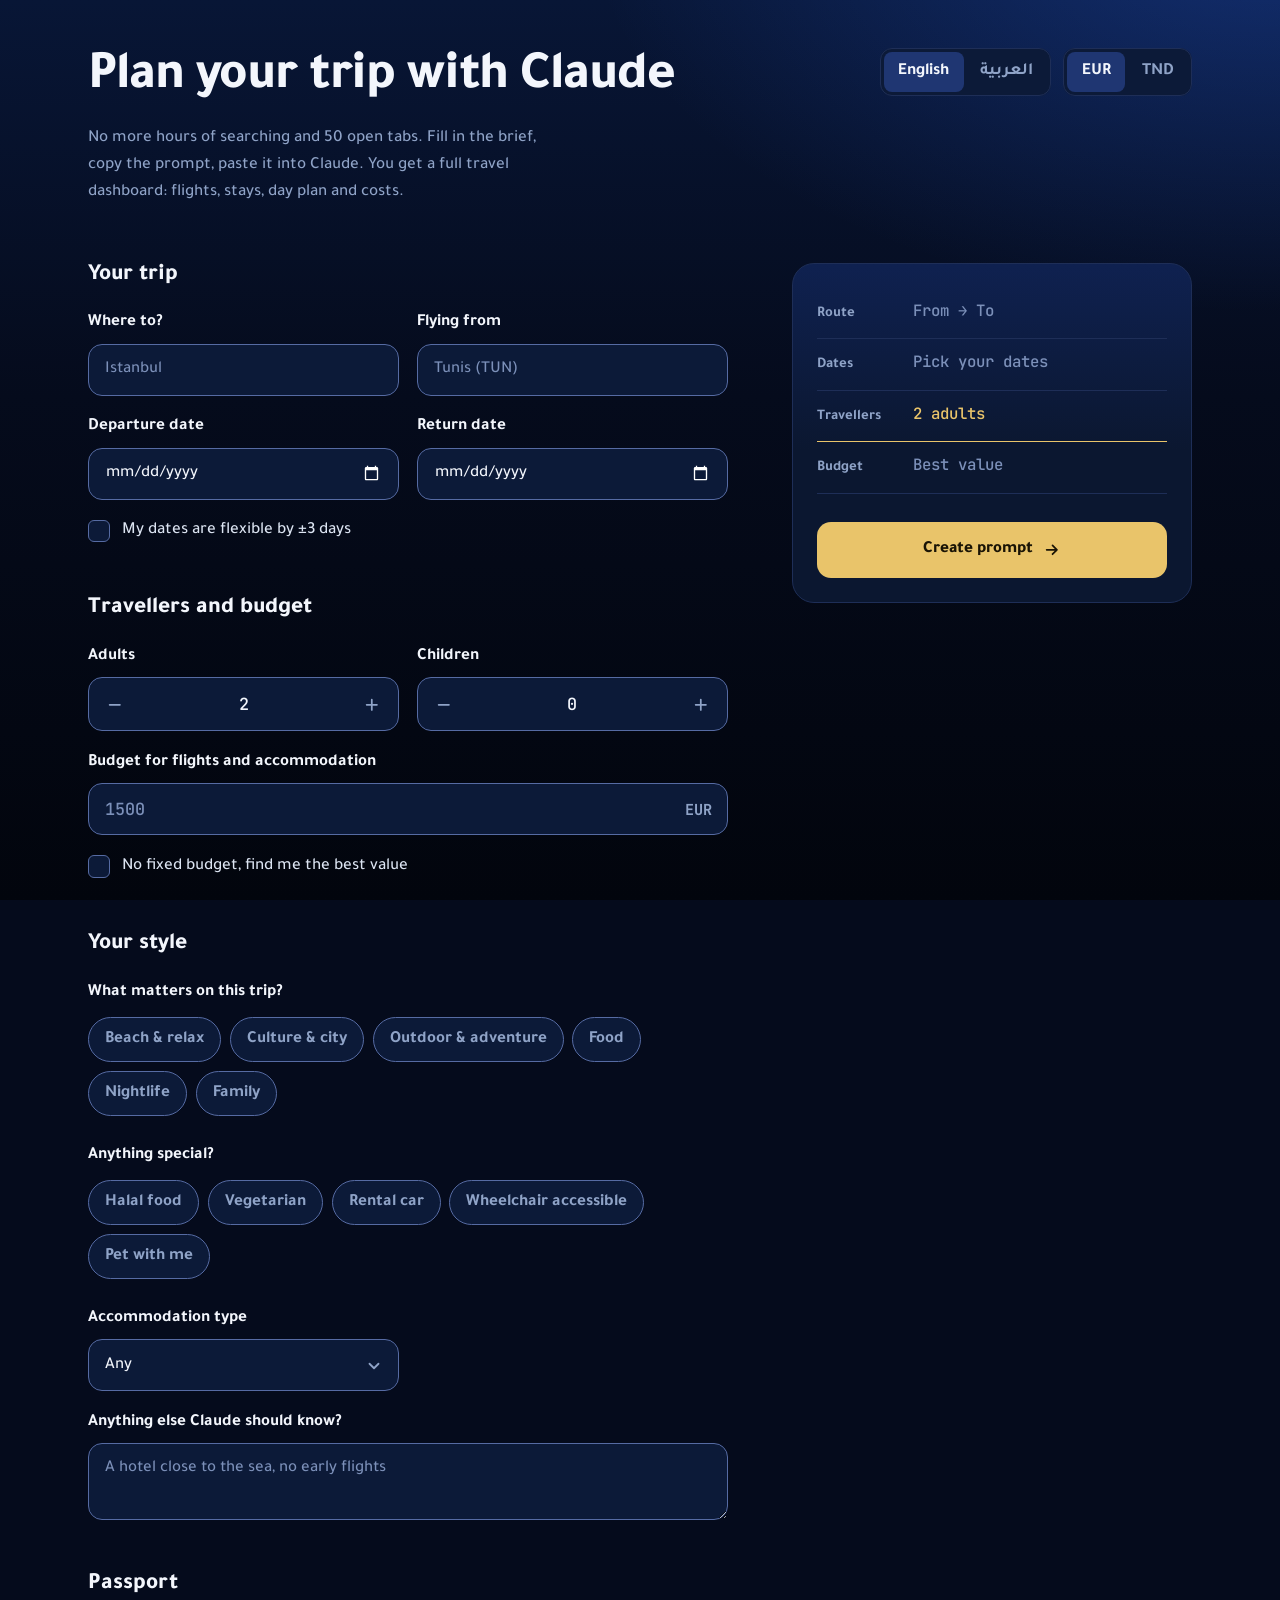
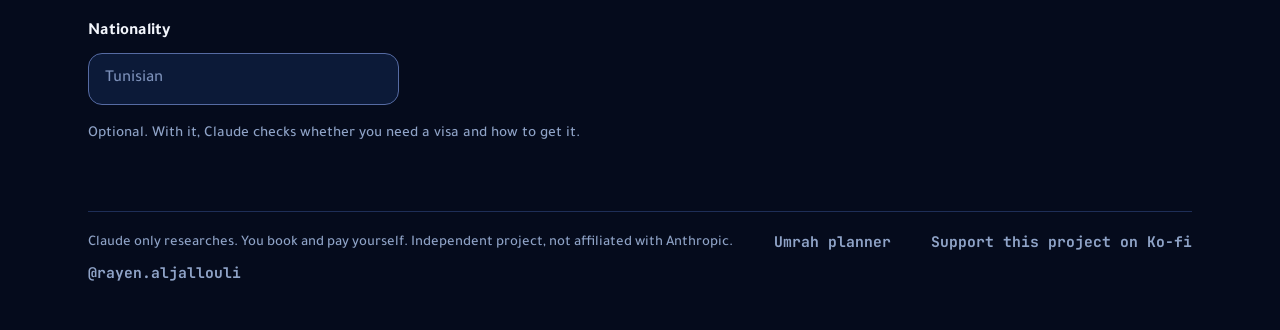
<file: index.html>
<!doctype html>
<html lang="en"><head><meta charset="utf-8"><title>Trip Planner for Claude</title>
<meta http-equiv="refresh" content="0; url=trip.html">
<link rel="canonical" href="trip.html"></head>
<body><a href="trip.html">Trip planner</a> · <a href="umrah.html">Umrah planner</a></body></html>
</file>
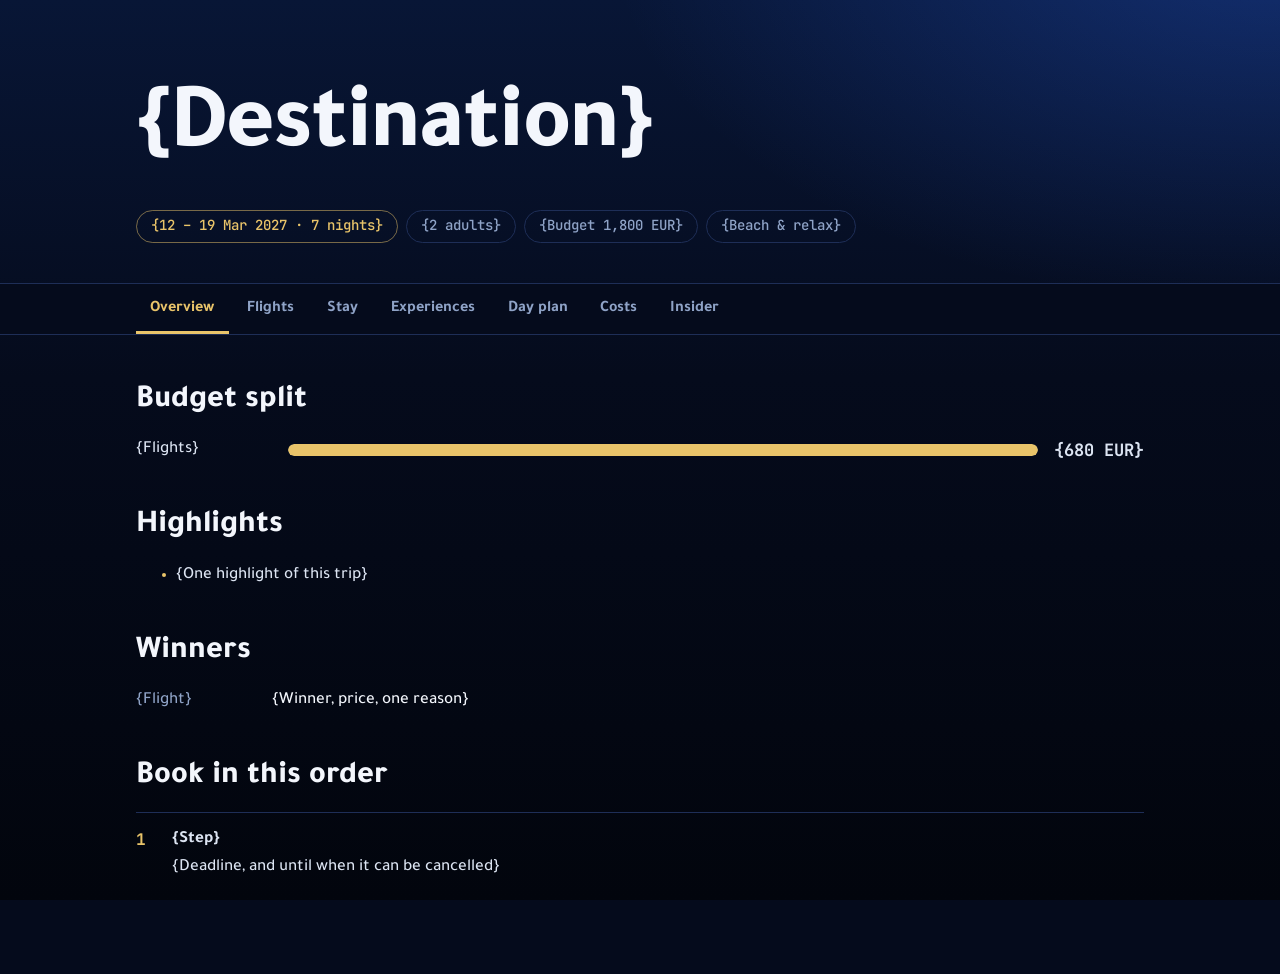
<file: src/dashboard.html>
<!doctype html>
<html lang="en" dir="ltr">
<head>
<meta charset="utf-8">
<meta name="viewport" content="width=device-width, initial-scale=1">
<title>{Destination} trip plan</title>
<link rel="preconnect" href="https://fonts.googleapis.com">
<link rel="preconnect" href="https://fonts.gstatic.com" crossorigin>
<link href="https://fonts.googleapis.com/css2?family=JetBrains+Mono:wght@500;700&family=Tajawal:wght@500;700;800&display=swap" rel="stylesheet">
<style>
:root{--sea:#050B1C;--panel:#0B1730;--field:#0C1A38;--line:#1E2E57;--ink:#F3F6FC;--body:#DCE4F2;--steel:#8FA3C7;--crane:#E9C46A;--on-crane:#1A1405;--flag:#8DB4FF;
--sans:"Tajawal","Segoe UI",Tahoma,sans-serif;--mono:"JetBrains Mono","Tajawal",ui-monospace,monospace;--out:cubic-bezier(.16,1,.3,1)}
*{box-sizing:border-box}
html{color-scheme:dark;scrollbar-color:var(--line) transparent}
body{margin:0;min-height:100vh;color:var(--body);font:500 1.0625rem/1.65 var(--sans);
background-color:#050B1C;background-attachment:fixed;
background-image:radial-gradient(60rem 34rem at 100% -8%,rgba(45,107,255,.3),transparent 70%),linear-gradient(#081636,#050B1C 42%,#02050D)}
[dir=rtl] body{background-image:radial-gradient(60rem 34rem at 0 -8%,rgba(45,107,255,.3),transparent 70%),linear-gradient(#081636,#050B1C 42%,#02050D)}
::selection{background:var(--crane);color:var(--on-crane)}
:focus-visible{outline:2px solid var(--flag);outline-offset:3px;border-radius:6px}
a{color:var(--flag);text-underline-offset:.2em}
h1,h2,h3{color:var(--ink);font-weight:800;line-height:1.15;margin:0;text-wrap:balance}
.wrap{max-width:68rem;margin-inline:auto;padding-inline:clamp(1rem,4vw,2.5rem)}
.hero{padding-block:clamp(2.5rem,8vw,5rem) clamp(1.5rem,4vw,2.5rem)}
.hero h1{font-size:clamp(2.75rem,10vw,5.75rem);letter-spacing:-.02em}
.facts{display:flex;flex-wrap:wrap;gap:.5rem;margin:1.5rem 0 0;padding:0;list-style:none;font:500 .875rem/1.4 var(--mono)}
.facts li{border:1px solid var(--line);border-radius:99px;padding:.4em 1em;color:var(--steel)}
.facts li:first-child{color:var(--crane);border-color:rgba(233,196,106,.5)}
.tabs{position:sticky;top:0;z-index:2;background:var(--sea);border-block:1px solid var(--line)}
.tabs .wrap{display:flex;gap:.25rem;overflow-x:auto;scrollbar-width:none}
.tabs button{flex:none;appearance:none;background:none;border:0;border-bottom:3px solid transparent;color:var(--steel);font:700 1rem var(--sans);padding:1rem .9rem .8rem;cursor:pointer;transition:color .2s,border-color .2s}
.tabs button:hover{color:var(--ink)}
.tabs button[aria-selected=true]{color:var(--crane);border-bottom-color:var(--crane)}
main{padding-block:clamp(1.75rem,5vw,3rem) 5rem}
section{animation:fade .35s ease-out both}
@keyframes fade{from{opacity:0}}
h2{font-size:clamp(1.5rem,4vw,2rem);margin:2.75rem 0 1rem}
section>h2:first-child{margin-top:0}
h3{font-size:1.2rem}
p{margin:0 0 1rem;max-width:70ch}
.note{color:var(--steel);font-size:.95rem}
.num{font-family:var(--mono);font-variant-numeric:tabular-nums;white-space:nowrap}
.bar{display:grid;grid-template-columns:8.5rem 1fr auto;gap:1rem;align-items:center;margin:.75rem 0}
.bar i{height:.75rem;border-radius:99px;background:var(--field);overflow:hidden}
.bar i::after{content:"";display:block;height:100%;width:var(--w);background:var(--crane);border-radius:inherit;animation:grow .9s var(--out) .2s both}
@keyframes grow{from{width:0}}
.pairs{display:grid;grid-template-columns:minmax(7rem,auto) 1fr;gap:.6rem 1.5rem;margin:0}
.pairs dt{color:var(--steel)}
.pairs dd{margin:0;color:var(--ink)}
.steps{list-style:none;margin:0;padding:0;counter-reset:s}
.steps li{counter-increment:s;display:grid;grid-template-columns:2.25rem 1fr;padding:.8rem 0;border-top:1px solid var(--line)}
.steps li::before{content:counter(s);font:700 1rem/1.7 var(--mono);color:var(--crane)}
.scroll{overflow-x:auto;border:1px solid var(--line);border-radius:18px;background:var(--panel)}
table{width:100%;border-collapse:collapse;min-width:44rem}
th,td{text-align:start;padding:.9rem 1rem;vertical-align:top}
th{color:var(--steel);font-size:.95rem;font-weight:700;border-bottom:1px solid var(--line)}
tr+tr td{border-top:1px solid var(--line)}
tr.pick td{background:rgba(233,196,106,.07)}
.costs td:last-child,.costs th:last-child{text-align:end}
.grid{display:grid;grid-template-columns:repeat(auto-fill,minmax(min(100%,18rem),1fr));gap:1.1rem}
.card{background:var(--panel);border:1px solid var(--line);border-radius:18px;padding:1.35rem;display:flex;flex-direction:column;gap:.7rem;transition:border-color .3s}
.card:hover{border-color:#566BA3}
.card.pick{border-color:var(--crane)}
.card p,.card ul{margin:0}
.card .btn{margin-top:auto;align-self:start}
.card>.tag{align-self:start}
.head{display:flex;justify-content:space-between;align-items:start;gap:.75rem}
.price{font:700 1.3rem var(--mono);color:var(--ink)}
.price small{font:500 .85rem var(--sans);color:var(--steel)}
.score{flex:none;font:700 .85rem var(--mono);background:var(--field);color:var(--ink);border:1px solid #566BA3;border-radius:8px;padding:.2em .55em}
.score::before{content:"";display:inline-block;width:.85em;height:.85em;margin-inline-end:.4em;vertical-align:-.08em;background:currentColor;-webkit-mask:url("data:image/svg+xml,%3Csvg xmlns='http://www.w3.org/2000/svg' viewBox='0 0 24 24'%3E%3Cpath d='M12 2l3 6.6 7.2.8-5.4 4.9 1.5 7.1L12 17.8 5.7 21.4l1.5-7.1L1.8 9.4 9 8.6z'/%3E%3C/svg%3E") center/contain no-repeat;mask:url("data:image/svg+xml,%3Csvg xmlns='http://www.w3.org/2000/svg' viewBox='0 0 24 24'%3E%3Cpath d='M12 2l3 6.6 7.2.8-5.4 4.9 1.5 7.1L12 17.8 5.7 21.4l1.5-7.1L1.8 9.4 9 8.6z'/%3E%3C/svg%3E") center/contain no-repeat}
main ul:not([class]) li::marker{color:var(--crane)}
.tag{display:inline-block;font:700 .8rem var(--sans);border-radius:99px;padding:.15em .7em;border:1px solid var(--line);color:var(--steel)}
.tag.pick,.tag.must{background:var(--crane);border-color:var(--crane);color:var(--on-crane)}
.tag.live{border-color:var(--flag);color:var(--flag)}
.tag.est{border-style:dashed}
.pros,.cons{padding-inline-start:1.2rem}
.pros li::marker{content:"+  ";color:var(--crane);font-family:var(--mono)}
.cons li::marker{content:"−  ";color:var(--steel);font-family:var(--mono)}
.btn{display:inline-block;background:var(--crane);color:var(--on-crane);font-weight:800;text-decoration:none;border-radius:12px;padding:.6em 1.15em;transition:transform .25s var(--out),box-shadow .25s}
.btn:hover{transform:translateY(-2px);box-shadow:0 10px 22px -8px rgba(0,0,0,.65)}
.btn.ghost{background:none;color:var(--crane);box-shadow:inset 0 0 0 1px var(--crane)}
.gem{margin-top:1.5rem;border:1px dashed var(--crane);border-radius:18px;padding:1.5rem;background:rgba(233,196,106,.06)}
.gem h3{margin-bottom:.5rem}
.day{display:grid;grid-template-columns:10rem 1fr;gap:1.5rem;padding:1.5rem 0;border-top:1px solid var(--line)}
.day h3 small{display:block;font:500 .85rem var(--mono);color:var(--steel);margin-top:.3rem}
.total{display:flex;justify-content:space-between;align-items:baseline;gap:1rem;margin-top:1.25rem;padding-top:1rem;border-top:2px solid var(--crane);color:var(--ink);font-weight:800;font-size:clamp(1.6rem,5vw,2.6rem)}
.info{display:grid;grid-template-columns:repeat(auto-fit,minmax(min(100%,17rem),1fr));gap:1.75rem 2.5rem;margin:0}
.info dt{color:var(--crane);font-weight:700;margin-bottom:.25rem}
.info dd{margin:0}
@media (max-width:40rem){.day{grid-template-columns:1fr;gap:.5rem}.bar{grid-template-columns:6.5rem 1fr auto;gap:.6rem}}
@media (prefers-reduced-motion:reduce){*{animation:none!important;transition:none!important}}
</style>
</head>
<body>
<!-- Arabic version: set lang="ar" dir="rtl" on <html> and translate every label. -->
<header class="hero wrap">
  <h1>{Destination}</h1>
  <ul class="facts">
    <li>{12 – 19 Mar 2027 · 7 nights}</li>
    <li>{2 adults}</li>
    <li>{Budget 1,800 EUR}</li>
    <li>{Beach &amp; relax}</li>
  </ul>
</header>

<nav class="tabs"><div class="wrap" role="tablist">
  <button role="tab" id="t1" aria-controls="p1">Overview</button>
  <button role="tab" id="t2" aria-controls="p2">Flights</button>
  <button role="tab" id="t3" aria-controls="p3">Stay</button>
  <button role="tab" id="t4" aria-controls="p4">Experiences</button>
  <button role="tab" id="t5" aria-controls="p5">Day plan</button>
  <button role="tab" id="t6" aria-controls="p6">Costs</button>
  <button role="tab" id="t7" aria-controls="p7">Insider</button>
</div></nav>

<main class="wrap">

<section id="p1" role="tabpanel" aria-labelledby="t1">
  <h2>Budget split</h2>
  <div>
    <!-- One .bar per item: flights, accommodation, experiences, buffer. --w is its share of the total. -->
    <div class="bar"><span>{Flights}</span><i style="--w:{38%}"></i><b class="num">{680 EUR}</b></div>
  </div>
  <h2>Highlights</h2>
  <ul><li>{One highlight of this trip}</li></ul>
  <h2>Winners</h2>
  <dl class="pairs">
    <dt>{Flight}</dt><dd>{Winner, price, one reason}</dd>
  </dl>
  <h2>Book in this order</h2>
  <ol class="steps">
    <li><div><b>{Step}</b><br>{Deadline, and until when it can be cancelled}</div></li>
  </ol>
</section>

<section id="p2" role="tabpanel" aria-labelledby="t2" hidden>
  <h2>{Departure} – {Destination}</h2>
  <p class="note">{Cheapest day in the ±3 day window, and when the prices were read}</p>
  <div class="scroll"><table>
    <thead><tr><th>Airline</th><th>Depart → arrive</th><th>Duration</th><th>Stops</th><th>Price</th><th></th></tr></thead>
    <tbody>
      <!-- One row per option, at least 3. Add class="pick" to the top recommendation only. -->
      <tr class="pick">
        <td><b>{Airline}</b><br><span class="tag pick">Top pick</span></td>
        <td class="num"><span dir="ltr">{08:40 → 12:55}</span></td>
        <td class="num">{3 h 15}</td>
        <td>{Direct}</td>
        <!-- Use tag "live" with site and time read, or tag "est" with the source. Never both. -->
        <td><span class="price">{187 EUR}</span><br><span class="tag live">{Live · Google Flights · 14:32}</span></td>
        <td><a class="btn" href="{real booking or search URL}" target="_blank" rel="noopener">{Book}</a></td>
      </tr>
    </tbody>
  </table></div>
</section>

<section id="p3" role="tabpanel" aria-labelledby="t3" hidden>
  <h2>Where to stay</h2>
  <div class="grid">
    <!-- One .card per place. Add "pick" to the best one only. -->
    <article class="card pick">
      <div class="head"><h3>{Place name}</h3><span class="score">{9.2}</span></div>
      <span class="tag pick">Top pick</span>
      <div class="price">{95 EUR} <small>per night · {665 EUR} total</small></div>
      <span class="tag est">{Estimate · Booking.com}</span>
      <p>{Location: distance to the hotspots}</p>
      <ul class="pros"><li>{Strength 1}</li><li>{Strength 2}</li><li>{Strength 3}</li></ul>
      <ul class="cons"><li>{Weakness 1}</li><li>{Weakness 2}</li></ul>
      <p class="note">{Free cancellation until 5 Mar}</p>
      <a class="btn" href="{real URL}" target="_blank" rel="noopener">{Book}</a>
    </article>
  </div>
</section>

<section id="p4" role="tabpanel" aria-labelledby="t4" hidden>
  <h2>What to do</h2>
  <div class="grid">
    <!-- 5 cards. Label class is "must" or plain for Nice-to-have. -->
    <article class="card">
      <div class="head"><h3>{Experience}</h3><span class="score">{4.8}</span></div>
      <span class="tag must">Must-do</span>
      <p>{Short description}</p>
      <p class="num">{35 EUR · 3 h}</p>
      <a class="btn ghost" href="{real URL}" target="_blank" rel="noopener">{Details}</a>
    </article>
  </div>
  <aside class="gem">
    <h3>Hidden gem: {name}</h3>
    <p>{Why it is worth it, and where the tip comes from}</p>
  </aside>
</section>

<section id="p5" role="tabpanel" aria-labelledby="t5" hidden>
  <h2>Day by day</h2>
  <div>
    <!-- One .day per travel day. -->
    <div class="day">
      <h3>{Day 1}<small>{Fri 12 Mar}</small></h3>
      <dl class="pairs">
        <dt>Morning</dt><dd>{Plan}</dd>
        <dt>Midday</dt><dd>{Plan}</dd>
        <dt>Evening</dt><dd>{Plan}</dd>
      </dl>
    </div>
  </div>
</section>

<section id="p6" role="tabpanel" aria-labelledby="t6" hidden>
  <h2>What it costs</h2>
  <div class="scroll"><table class="costs" style="min-width:0">
    <thead><tr><th>Item</th><th>Price</th></tr></thead>
    <tbody>
      <tr><td>{Item}</td><td class="num">{680 EUR}</td></tr>
    </tbody>
  </table></div>
  <div class="total"><span>Total</span><span class="num">{1,740 EUR}</span></div>
  <p class="note">{Exchange rate, its source and date}</p>
  <h2>Ways to save</h2>
  <ul><li>{Fly Tuesday instead of Friday: saves 60 EUR}</li></ul>
</section>

<section id="p7" role="tabpanel" aria-labelledby="t7" hidden>
  <h2>Good to know</h2>
  <dl class="info">
    <!-- Currency, language and phrases, tipping, climate, safety, do's and don'ts, 3 apps, entry and visa. -->
    <div><dt>{Topic}</dt><dd>{Text}</dd></div>
  </dl>
</section>

</main>
<script>
const tabs=[...document.querySelectorAll('[role=tab]')];
function show(t){tabs.forEach(x=>{const on=x===t;x.setAttribute('aria-selected',on);x.tabIndex=on?0:-1;document.getElementById(x.getAttribute('aria-controls')).hidden=!on})}
tabs.forEach((t,i)=>{t.onclick=()=>{show(t);t.scrollIntoView({block:'nearest',inline:'nearest'})};t.onkeydown=e=>{let d={ArrowRight:1,ArrowLeft:-1}[e.key];if(!d)return;if(document.dir==='rtl')d=-d;const n=tabs[(i+d+tabs.length)%tabs.length];n.focus();show(n)}});
show(tabs[0]);
</script>
</body>
</html>
</file>
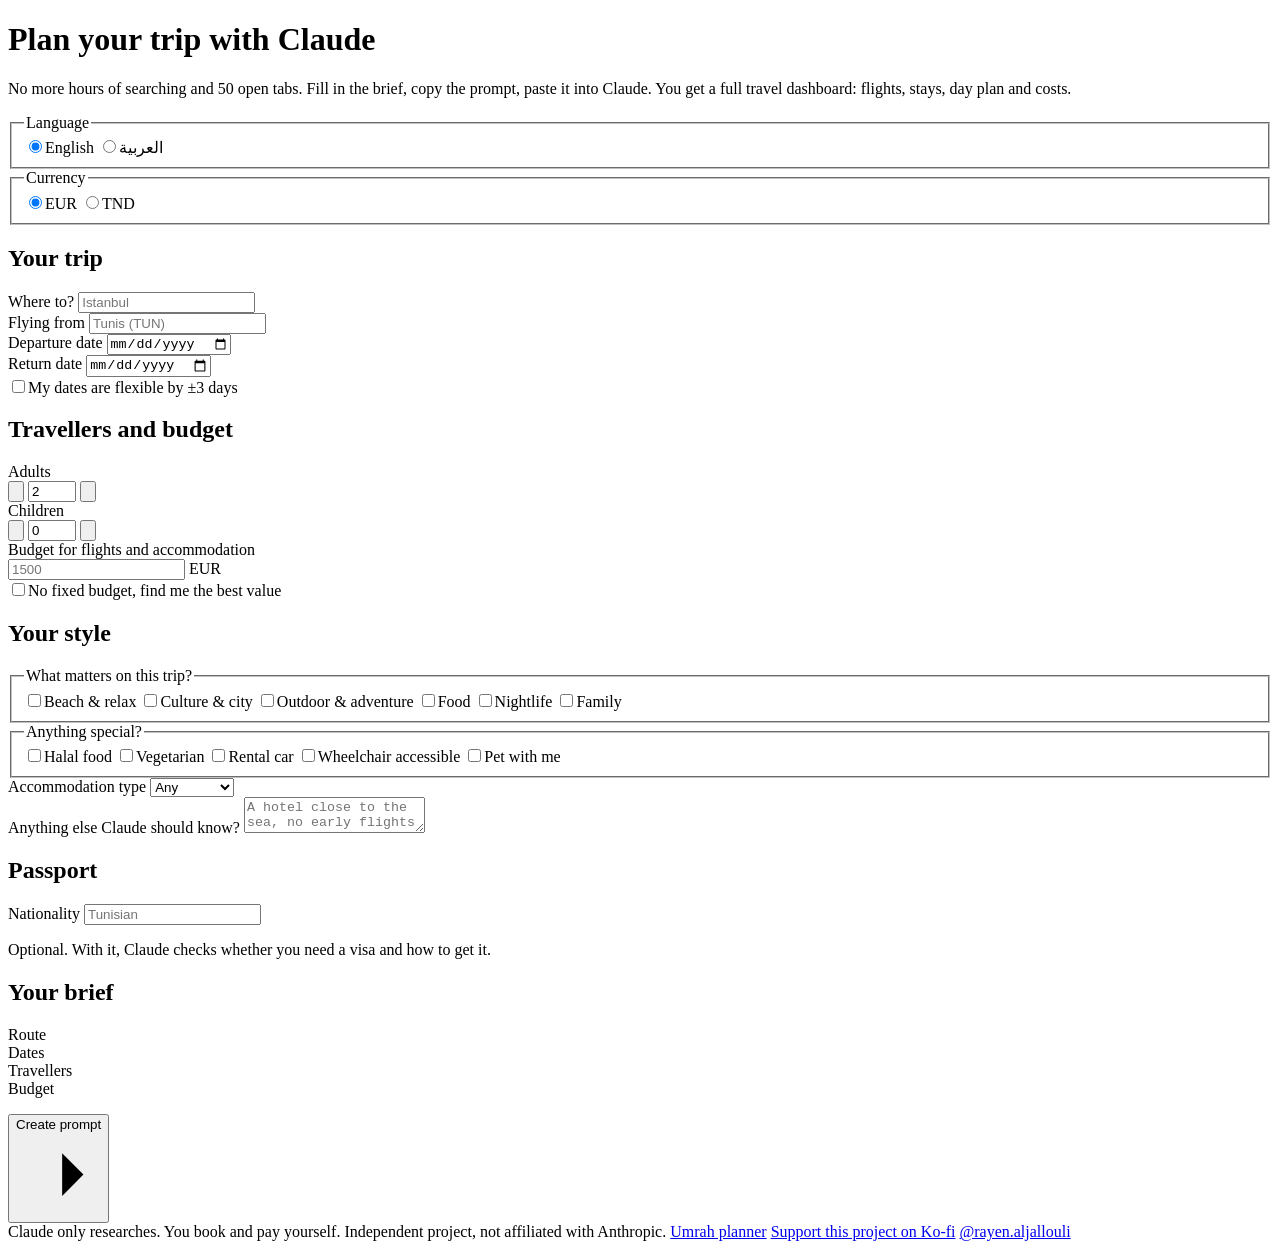
<file: src/form.html>
<!doctype html>
<html lang="en" dir="ltr">
<head>
<meta charset="utf-8">
<meta name="viewport" content="width=device-width, initial-scale=1">
<title>Trip Planner for Claude</title>
<meta name="description" content="Fill in your trip, copy the prompt, paste it into Claude and get a full travel dashboard.">
<link rel="preconnect" href="https://fonts.googleapis.com">
<link rel="preconnect" href="https://fonts.gstatic.com" crossorigin>
<link href="https://fonts.googleapis.com/css2?family=JetBrains+Mono:wght@500;700&family=Tajawal:wght@500;700;800&display=swap" rel="stylesheet">
<style>
/*__CSS__*/
</style>
</head>
<body>
<div class="page">

<header class="top">
  <div>
    <h1 data-t="title">Plan your trip with Claude</h1>
    <p class="lede" data-t="lede">No more hours of searching and 50 open tabs. Fill in the brief, copy the prompt, paste it into Claude. You get a full travel dashboard: flights, stays, day plan and costs.</p>
  </div>
  <div class="switches">
    <fieldset class="seg">
      <legend class="sr" data-t="langLegend">Language</legend>
      <label><input type="radio" name="lang" value="en" form="brief" checked><span>English</span></label>
      <label><input type="radio" name="lang" value="ar" form="brief"><span lang="ar">العربية</span></label>
    </fieldset>
    <fieldset class="seg">
      <legend class="sr" data-t="curLegend">Currency</legend>
      <label><input type="radio" name="currency" value="EUR" form="brief" checked><span>EUR</span></label>
      <label><input type="radio" name="currency" value="TND" form="brief"><span>TND</span></label>
    </fieldset>
  </div>
</header>

<form id="brief" novalidate>
  <div>
    <section>
      <h2 data-t="sTrip">Your trip</h2>
      <div class="row two">
        <div class="f">
          <label for="dest" data-t="dest">Where to?</label>
          <input type="text" id="dest" name="dest" autocomplete="off" maxlength="80" placeholder="Istanbul" aria-describedby="dest-err">
          <p class="err" id="dest-err" hidden></p>
        </div>
        <div class="f">
          <label for="from" data-t="from">Flying from</label>
          <input type="text" id="from" name="from" autocomplete="off" maxlength="80" placeholder="Tunis (TUN)" aria-describedby="from-err">
          <p class="err" id="from-err" hidden></p>
        </div>
      </div>
      <div class="row two">
        <div class="f">
          <label for="start" data-t="start">Departure date</label>
          <input type="date" id="start" name="start" aria-describedby="start-err">
          <p class="err" id="start-err" hidden></p>
        </div>
        <div class="f">
          <label for="end" data-t="end">Return date</label>
          <input type="date" id="end" name="end" aria-describedby="end-err">
          <p class="err" id="end-err" hidden></p>
        </div>
      </div>
      <label class="check"><input type="checkbox" name="flex"><span data-t="flex">My dates are flexible by ±3 days</span></label>
    </section>

    <section>
      <h2 data-t="sPeople">Travellers and budget</h2>
      <div class="row two">
        <div class="f">
          <label for="adults" data-t="adults">Adults</label>
          <div class="stepper">
            <button type="button" data-step="-1" data-for="adults" data-al="less" aria-label="One less"><svg viewBox="0 0 24 24" aria-hidden="true"><path d="M5 12h14"/></svg></button>
            <input type="number" id="adults" name="adults" min="1" max="12" value="2" inputmode="numeric">
            <button type="button" data-step="1" data-for="adults" data-al="more" aria-label="One more"><svg viewBox="0 0 24 24" aria-hidden="true"><path d="M5 12h14M12 5v14"/></svg></button>
          </div>
        </div>
        <div class="f">
          <label for="kids" data-t="kids">Children</label>
          <div class="stepper">
            <button type="button" data-step="-1" data-for="kids" data-al="less" aria-label="One less"><svg viewBox="0 0 24 24" aria-hidden="true"><path d="M5 12h14"/></svg></button>
            <input type="number" id="kids" name="kids" min="0" max="12" value="0" inputmode="numeric">
            <button type="button" data-step="1" data-for="kids" data-al="more" aria-label="One more"><svg viewBox="0 0 24 24" aria-hidden="true"><path d="M5 12h14M12 5v14"/></svg></button>
          </div>
        </div>
      </div>
      <div class="row" id="ages-row" hidden>
        <div class="ages" id="ages"></div>
        <p class="hint" data-t="agesHint">Age on the day of travel. Many airlines and hotels charge by age.</p>
        <p class="err" id="ages-err" hidden></p>
      </div>
      <div class="row">
        <div class="f">
          <label for="budget" data-t="budget">Budget for flights and accommodation</label>
          <div class="money">
            <input type="number" id="budget" name="budget" min="0" step="50" inputmode="numeric" placeholder="1500">
            <output id="cur">EUR</output>
          </div>
        </div>
      </div>
      <label class="check"><input type="checkbox" name="nobudget" id="nobudget"><span data-t="noBudget">No fixed budget, find me the best value</span></label>
    </section>

    <section>
      <h2 data-t="sStyle">Your style</h2>
      <fieldset class="group">
        <legend data-t="vibeLegend">What matters on this trip?</legend>
        <div class="chips">
          <label class="chip"><input type="checkbox" name="vibe" value="Beach and switching off"><span data-t="vBeach">Beach &amp; relax</span></label>
          <label class="chip"><input type="checkbox" name="vibe" value="Culture and city"><span data-t="vCulture">Culture &amp; city</span></label>
          <label class="chip"><input type="checkbox" name="vibe" value="Outdoor and adventure"><span data-t="vOutdoor">Outdoor &amp; adventure</span></label>
          <label class="chip"><input type="checkbox" name="vibe" value="Food"><span data-t="vFood">Food</span></label>
          <label class="chip"><input type="checkbox" name="vibe" value="Nightlife"><span data-t="vNight">Nightlife</span></label>
          <label class="chip"><input type="checkbox" name="vibe" value="Family"><span data-t="vFamily">Family</span></label>
        </div>
      </fieldset>
      <fieldset class="group">
        <legend data-t="extrasLegend">Anything special?</legend>
        <div class="chips">
          <label class="chip"><input type="checkbox" name="extra" value="Halal food"><span data-t="xHalal">Halal food</span></label>
          <label class="chip"><input type="checkbox" name="extra" value="Vegetarian or vegan food"><span data-t="xVeg">Vegetarian</span></label>
          <label class="chip"><input type="checkbox" name="extra" value="Rental car"><span data-t="xCar">Rental car</span></label>
          <label class="chip"><input type="checkbox" name="extra" value="Wheelchair accessible"><span data-t="xAccess">Wheelchair accessible</span></label>
          <label class="chip"><input type="checkbox" name="extra" value="Travelling with a pet"><span data-t="xPet">Pet with me</span></label>
        </div>
      </fieldset>
      <div class="row two">
        <div class="f">
          <label for="stay" data-t="stay">Accommodation type</label>
          <select id="stay" name="stay">
            <option value="any" data-t="stAny">Any</option>
            <option value="hotel" data-t="stHotel">Hotel</option>
            <option value="apartment" data-t="stApt">Apartment</option>
            <option value="hostel">Hostel</option>
            <option value="resort">Resort</option>
          </select>
        </div>
      </div>
      <div class="row">
        <div class="f">
          <label for="notes" data-t="notes">Anything else Claude should know?</label>
          <textarea id="notes" name="notes" rows="2" maxlength="500" data-ph="notesPh" placeholder="A hotel close to the sea, no early flights"></textarea>
        </div>
      </div>
    </section>

    <section>
      <h2 data-t="sPassport">Passport</h2>
      <div class="row two">
        <div class="f">
          <label for="nationality" data-t="nat">Nationality</label>
          <input type="text" id="nationality" name="nationality" autocomplete="off" maxlength="60" data-ph="natPh" placeholder="Tunisian" aria-describedby="nat-hint">
        </div>
      </div>
      <p class="hint" id="nat-hint" data-t="natHint">Optional. With it, Claude checks whether you need a visa and how to get it.</p>
    </section>
  </div>

  <aside class="rail">
    <h2 class="sr" data-t="summary">Your brief</h2>
    <dl class="bl">
      <div id="bl-route"><dt data-t="blRoute">Route</dt><dd></dd></div>
      <div id="bl-dates"><dt data-t="blDates">Dates</dt><dd></dd></div>
      <div id="bl-who"><dt data-t="blWho">Travellers</dt><dd></dd></div>
      <div id="bl-budget"><dt data-t="blBudget">Budget</dt><dd></dd></div>
    </dl>

    <button type="submit" class="go" id="create"><span data-t="go">Create prompt</span><svg class="dir" viewBox="0 0 24 24" aria-hidden="true"><path d="M5 12h14M13 6l6 6-6 6"/></svg></button>
    <p class="err" id="form-err" role="alert" hidden></p>

    <div class="result" id="result" tabindex="-1" hidden>
      <h2 data-t="ready">Your prompt is ready</h2>
      <textarea id="out" readonly dir="ltr" lang="en" data-al="outLabel" aria-label="Generated prompt"></textarea>
      <p class="meta" id="meta"></p>
      <button type="button" class="go" id="copy"><svg viewBox="0 0 24 24" aria-hidden="true"><rect x="9" y="9" width="11" height="11" rx="2"/><path d="M5 15V6a2 2 0 0 1 2-2h9"/></svg><span id="copy-label" data-t="copy">Copy prompt</span></button>
      <p class="err" id="copy-err" role="alert" hidden></p>
      <ol class="steps" id="steps"></ol>
    </div>
  </aside>
</form>

<footer>
  <span data-t="foot">Claude only researches. You book and pay yourself. Independent project, not affiliated with Anthropic.</span>
  <a href="umrah.html" data-t="navOther">Umrah planner</a>
  <a href="https://ko-fi.com/rayen_aljallouli" target="_blank" rel="noopener" data-t="support">Support this project on Ko-fi</a>
  <a href="https://www.instagram.com/rayen.aljallouli/" target="_blank" rel="noopener" dir="ltr">@rayen.aljallouli</a>
</footer>
</div>

<script>
/*__PROMPT_JS__*/
const TPL = "__TPL__", DASH = "__DASH__";

const I18N = {
  en: {
    title: 'Plan your trip with Claude',
    lede: 'No more hours of searching and 50 open tabs. Fill in the brief, copy the prompt, paste it into Claude. You get a full travel dashboard: flights, stays, day plan and costs.',
    sTrip: 'Your trip', dest: 'Where to?', from: 'Flying from', start: 'Departure date', end: 'Return date',
    flex: 'My dates are flexible by ±3 days',
    sPeople: 'Travellers and budget',
    budget: 'Budget for flights and accommodation',
    sStyle: 'Your style', vibeLegend: 'What matters on this trip?',
    vBeach: 'Beach & relax', vCulture: 'Culture & city', vOutdoor: 'Outdoor & adventure', vFood: 'Food', vNight: 'Nightlife', vFamily: 'Family',
    extrasLegend: 'Anything special?',
    xHalal: 'Halal food', xVeg: 'Vegetarian', xCar: 'Rental car', xAccess: 'Wheelchair accessible', xPet: 'Pet with me',
    stay: 'Accommodation type', stAny: 'Any', stHotel: 'Hotel', stApt: 'Apartment',
    notes: 'Anything else Claude should know?', notesPh: 'A hotel close to the sea, no early flights',
    sPassport: 'Passport', nat: 'Nationality', natPh: 'Tunisian',
    natHint: 'Optional. With it, Claude checks whether you need a visa and how to get it.',
    phTo: 'To',
    go: 'Create prompt', navOther: 'Umrah planner',
    steps: ['Open the Claude desktop app and switch to Cowork (paid plan). Claude then reads real prices in the browser. A normal chat on claude.ai works too, with estimated prices.', 'Paste the prompt and send it.', 'Give Claude a few minutes. It researches, then hands you the dashboard.'],
    eDest: 'Tell Claude where you want to go.',
    eEnd: 'Pick your return date.', eOrder: 'The return date must be after the departure date.',
  },
  ar: {
    title: 'خطّط رحلتك مع Claude',
    lede: 'لا مزيد من ساعات البحث و 50 تبويبًا مفتوحًا. املأ المعلومات، انسخ الـ prompt والصقه في Claude. ستحصل على لوحة معلومات (dashboard) كاملة لرحلتك: الطيران، الإقامة، برنامج الأيام والتكاليف.',
    sTrip: 'رحلتك', dest: 'إلى أين؟', from: 'من أين تسافر؟', start: 'تاريخ الذهاب', end: 'تاريخ العودة',
    flex: 'تواريخي مرنة بـ ±3 أيام',
    sPeople: 'المسافرون والميزانية',
    budget: 'ميزانية الطيران والإقامة',
    sStyle: 'أسلوبك', vibeLegend: 'ما الذي يهمك في هذه الرحلة؟',
    vBeach: 'شاطئ واسترخاء', vCulture: 'ثقافة ومدينة', vOutdoor: 'طبيعة ومغامرة', vFood: 'الطعام', vNight: 'الحياة الليلية', vFamily: 'العائلة',
    extrasLegend: 'هل لديك طلبات خاصة؟',
    xHalal: 'طعام حلال', xVeg: 'نباتي', xCar: 'استئجار سيارة', xAccess: 'مناسب للكراسي المتحركة', xPet: 'معي حيوان أليف',
    stay: 'نوع الإقامة', stAny: 'أي نوع', stHotel: 'فندق', stApt: 'شقة',
    notes: 'هل هناك شيء آخر يجب أن يعرفه Claude؟', notesPh: 'فندق قريب من البحر، بدون رحلات في الصباح الباكر',
    sPassport: 'جواز السفر', nat: 'الجنسية', natPh: 'تونسي',
    natHint: 'اختياري. إذا أضفتها، يتحقق Claude مما إذا كنت تحتاج إلى تأشيرة وكيف تحصل عليها.',
    phTo: 'إلى',
    go: 'أنشئ الـ prompt', navOther: 'مخطط العمرة',
    steps: ['افتح تطبيق Claude على الحاسوب وانتقل إلى Cowork (اشتراك مدفوع). عندها يقرأ Claude الأسعار الحقيقية في المتصفح. المحادثة العادية على claude.ai تعمل أيضًا، لكن بأسعار تقديرية.', 'الصق الـ prompt وأرسله.', 'امنح Claude بضع دقائق. يبحث أولًا، ثم يسلّمك اللوحة.'],
    eDest: 'أخبر Claude إلى أين تريد السفر.',
    eEnd: 'اختر تاريخ العودة.', eOrder: 'يجب أن يكون تاريخ العودة بعد تاريخ الذهاب.',
  },
};


const ERR_IDS = ['dest', 'from', 'start', 'end'];

function read() {
  syncAges();
  const fd = new FormData(form);
  const n = (k, lo, hi) => Math.min(hi, Math.max(lo, Math.round(+fd.get(k)) || lo));
  return {
    dest: fd.get('dest').trim(), from: fd.get('from').trim(), start: fd.get('start'), end: fd.get('end'), flex: fd.has('flex'),
    adults: n('adults', 1, 12), ages: fd.getAll('age'),
    budget: fd.has('nobudget') ? 0 : n('budget', 0, 1e7), currency: fd.get('currency'),
    vibes: fd.getAll('vibe'), extras: fd.getAll('extra'), stay: fd.get('stay'), notes: fd.get('notes'),
    nationality: fd.get('nationality'), lang,
  };
}

function problems(d) {
  const p = [];
  if (!d.dest) p.push(['dest', 'eDest']);
  if (!d.from) p.push(['from', 'eFrom']);
  if (!d.start) p.push(['start', 'eStart']);
  if (!d.end) p.push(['end', 'eEnd']);
  else if (d.start && d.end <= d.start) p.push(['end', 'eOrder']);
  const gap = d.ages.indexOf('');
  if (gap >= 0) p.push(['age' + (gap + 1), 'eAges']);
  return p;
}

function brief(d) {
  const arrow = lang === 'ar' ? ' ← ' : ' → ';
  const nights = d.start && d.end ? Math.round((Date.parse(d.end) - Date.parse(d.start)) / 864e5) : 0;
  setLine('bl-route', isolate(d.from || t('phFrom')) + arrow + isolate(d.dest || t('phTo')), !!(d.from && d.dest));
  setLine('bl-dates', nights > 0 ? shortDate(d.start) + ' – ' + shortDate(d.end) + ' · ' + plural(nights, 'night', 'nights') + (d.flex ? ' ·\u00A0±3' : '') : t('phDates'), nights > 0);
  if (d.start) form.end.min = d.start;
}

const build = (d) => buildPrompt(TPL, DASH, d);

/*__CORE_JS__*/
</script>
</body>
</html>
</file>
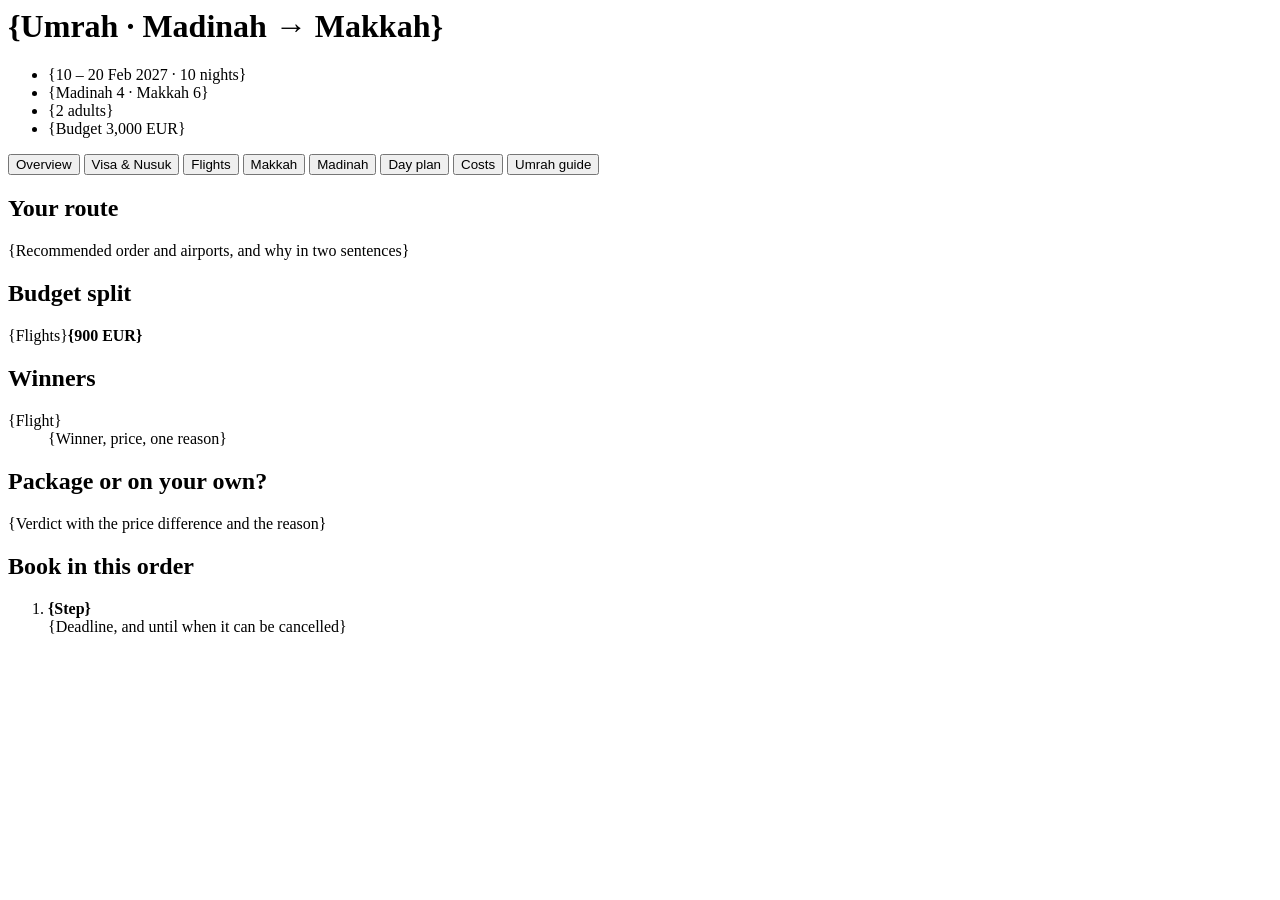
<file: src/umrah-dashboard-body.html>
<!-- Arabic version: set lang="ar" dir="rtl" on <html> and translate every label. -->
<header class="hero wrap">
  <h1>{Umrah · Madinah → Makkah}</h1>
  <ul class="facts">
    <li>{10 – 20 Feb 2027 · 10 nights}</li>
    <li>{Madinah 4 · Makkah 6}</li>
    <li>{2 adults}</li>
    <li>{Budget 3,000 EUR}</li>
  </ul>
</header>

<nav class="tabs"><div class="wrap" role="tablist">
  <button role="tab" id="t1" aria-controls="p1">Overview</button>
  <button role="tab" id="t2" aria-controls="p2">Visa &amp; Nusuk</button>
  <button role="tab" id="t3" aria-controls="p3">Flights</button>
  <button role="tab" id="t4" aria-controls="p4">Makkah</button>
  <!-- Remove the Madinah tab and its panel when the trip has no nights in Madinah. -->
  <button role="tab" id="t5" aria-controls="p5">Madinah</button>
  <button role="tab" id="t6" aria-controls="p6">Day plan</button>
  <button role="tab" id="t7" aria-controls="p7">Costs</button>
  <button role="tab" id="t8" aria-controls="p8">Umrah guide</button>
</div></nav>

<main class="wrap">

<section id="p1" role="tabpanel" aria-labelledby="t1">
  <h2>Your route</h2>
  <p>{Recommended order and airports, and why in two sentences}</p>
  <h2>Budget split</h2>
  <div>
    <!-- One .bar per item: flights, hotels, transfers and train, visa, buffer. --w is its share of the total. -->
    <div class="bar"><span>{Flights}</span><i style="--w:{30%}"></i><b class="num">{900 EUR}</b></div>
  </div>
  <h2>Winners</h2>
  <dl class="pairs">
    <dt>{Flight}</dt><dd>{Winner, price, one reason}</dd>
  </dl>
  <h2>Package or on your own?</h2>
  <p>{Verdict with the price difference and the reason}</p>
  <h2>Book in this order</h2>
  <ol class="steps">
    <li><div><b>{Step}</b><br>{Deadline, and until when it can be cancelled}</div></li>
  </ol>
</section>

<section id="p2" role="tabpanel" aria-labelledby="t2" hidden>
  <h2>Visa</h2>
  <ol class="steps">
    <li><div><b>{Step}</b><br>{What to do, cost, processing time} <a href="{official URL}" target="_blank" rel="noopener">{Source}</a></div></li>
  </ol>
  <p class="note">{Latest date to apply, and the date the sources were checked}</p>
  <h2>Nusuk</h2>
  <ol class="steps">
    <li><div><b>{Permit or booking}</b><br>{When it opens and how to book it} <a href="{official URL}" target="_blank" rel="noopener">{Source}</a></div></li>
  </ol>
  <h2>Health</h2>
  <dl class="info">
    <div><dt>{Vaccination}</dt><dd>{Required or recommended, by when} <a href="{official URL}" target="_blank" rel="noopener">{Source}</a></dd></div>
  </dl>
</section>

<section id="p3" role="tabpanel" aria-labelledby="t3" hidden>
  <!-- One heading and table per leg (outbound, return) or per return trip. -->
  <h2>{Tunis} → {Madinah}</h2>
  <p class="note">{When the prices were read}</p>
  <div class="scroll"><table>
    <thead><tr><th>Airline</th><th>Depart → arrive</th><th>Duration</th><th>Stops</th><th>Baggage</th><th>Price</th><th></th></tr></thead>
    <tbody>
      <!-- One row per option, at least 3. Add class="pick" to the top recommendation only. -->
      <tr class="pick">
        <td><b>{Airline}</b><br><span class="tag pick">Top pick</span></td>
        <td class="num"><span dir="ltr">{08:40 → 15:55}</span></td>
        <td class="num">{5 h 15}</td>
        <td>{Direct}</td>
        <td>{23 kg + Zamzam 5 l}</td>
        <!-- Price tag: "live" with site and time read, or "est" with the source. Below it the verification tag. -->
        <td><span class="price">{410 EUR}</span><br><span class="tag live">{Live · Google Flights · 14:32}</span><br><span class="tag live">{Confirmed bookable · Google Flights · 14:40}</span></td>
        <td><a class="btn" href="{real booking or search URL}" target="_blank" rel="noopener">{Book}</a></td>
      </tr>
    </tbody>
  </table></div>
</section>

<section id="p4" role="tabpanel" aria-labelledby="t4" hidden>
  <h2>Hotels in Makkah</h2>
  <div class="grid">
    <!-- One .card per hotel. Add "pick" to the best one only. -->
    <article class="card pick">
      <div class="head"><h3>{Hotel name}</h3><span class="score">{8.9}</span></div>
      <span class="tag pick">Top pick</span>
      <div class="price">{140 EUR} <small>per night · {840 EUR} total</small></div>
      <span class="tag live">{Live · Booking.com · 14:50}</span>
      <span class="tag live">{Confirmed bookable · Booking.com · 14:52}</span>
      <p class="num">{350 m · 5 min on foot to the nearest gate}</p>
      <ul class="pros"><li>{Strength 1}</li><li>{Strength 2}</li><li>{Strength 3}</li></ul>
      <ul class="cons"><li>{Weakness 1}</li><li>{Weakness 2}</li></ul>
      <p class="note">{Room type, breakfast, free cancellation until}</p>
      <a class="btn" href="{real URL}" target="_blank" rel="noopener">{Book}</a>
    </article>
  </div>
  <h2>Getting around Makkah</h2>
  <dl class="info">
    <div><dt>{Airport to hotel}</dt><dd>{Options, price, duration}</dd></div>
  </dl>
</section>

<section id="p5" role="tabpanel" aria-labelledby="t5" hidden>
  <h2>Hotels in Madinah</h2>
  <div class="grid">
    <article class="card">
      <div class="head"><h3>{Hotel name}</h3><span class="score">{9.0}</span></div>
      <div class="price">{110 EUR} <small>per night · {440 EUR} total</small></div>
      <span class="tag est">{Estimate · Booking.com}</span>
      <span class="tag est">Not verified</span>
      <p class="num">{200 m · 3 min on foot to the nearest gate}</p>
      <ul class="pros"><li>{Strength 1}</li><li>{Strength 2}</li><li>{Strength 3}</li></ul>
      <ul class="cons"><li>{Weakness 1}</li><li>{Weakness 2}</li></ul>
      <p class="note">{Room type, breakfast, free cancellation until}</p>
      <a class="btn" href="{real URL}" target="_blank" rel="noopener">{Book}</a>
    </article>
  </div>
  <h2>Madinah ↔ Makkah</h2>
  <div class="scroll"><table>
    <thead><tr><th>Option</th><th>Duration</th><th>Price</th><th>Booking</th><th></th></tr></thead>
    <tbody>
      <tr><td><b>{Haramain train}</b></td><td class="num">{2 h 15}</td><td class="num">{45 EUR}</td><td>{When sales open, station distance}</td><td><a class="btn ghost" href="{official URL}" target="_blank" rel="noopener">{Details}</a></td></tr>
    </tbody>
  </table></div>
</section>

<section id="p6" role="tabpanel" aria-labelledby="t6" hidden>
  <h2>Day by day</h2>
  <div>
    <!-- One .day per travel day. Logistics only, planned around the prayer times. -->
    <div class="day">
      <h3>{Day 1}<small>{Wed 10 Feb}</small></h3>
      <dl class="pairs">
        <dt>Morning</dt><dd>{Plan}</dd>
        <dt>Midday</dt><dd>{Plan}</dd>
        <dt>Evening</dt><dd>{Plan}</dd>
      </dl>
    </div>
  </div>
</section>

<section id="p7" role="tabpanel" aria-labelledby="t7" hidden>
  <h2>What it costs</h2>
  <div class="scroll"><table class="costs" style="min-width:0">
    <thead><tr><th>Item</th><th>Price</th></tr></thead>
    <tbody>
      <tr><td>{Item}</td><td class="num">{900 EUR}</td></tr>
    </tbody>
  </table></div>
  <div class="total"><span>Total</span><span class="num">{2,840 EUR}</span></div>
  <p class="note">{Exchange rate, its source and date}</p>
  <h2>Packages compared</h2>
  <div class="scroll"><table>
    <thead><tr><th>Agency</th><th>Included</th><th>Departure</th><th>Price</th><th></th></tr></thead>
    <tbody>
      <tr><td><b>{Agency}</b><br><span class="note">{Licence checked where, or not confirmed}</span></td><td>{Flights, hotels with distance, visa, transfers}</td><td class="num">{9 Feb}</td><td><span class="price">{3,100 EUR}</span></td><td><a class="btn ghost" href="{real URL}" target="_blank" rel="noopener">{Details}</a></td></tr>
    </tbody>
  </table></div>
  <h2>Ways to save</h2>
  <ul><li>{A concrete saving with the amount}</li></ul>
</section>

<section id="p8" role="tabpanel" aria-labelledby="t8" hidden>
  <h2>Miqat and Ihram</h2>
  <p>{Which Miqat applies on this route and when to enter Ihram} <a href="{source URL}" target="_blank" rel="noopener">{Source}</a></p>
  <h2>Umrah checklist</h2>
  <ol class="steps">
    <li><div><b>{Ihram}</b><br>{One or two practical sentences} <a href="{source URL}" target="_blank" rel="noopener">{Source}</a></div></li>
  </ol>
  <p class="note">{Where schools of thought differ, ask a scholar.}</p>
  <h2>Good to know</h2>
  <dl class="info">
    <!-- Packing and Ihram clothing, weather, prayer times, SIM, money, 3 apps, conduct in the two mosques. -->
    <div><dt>{Topic}</dt><dd>{Text}</dd></div>
  </dl>
</section>

</main>
</file>
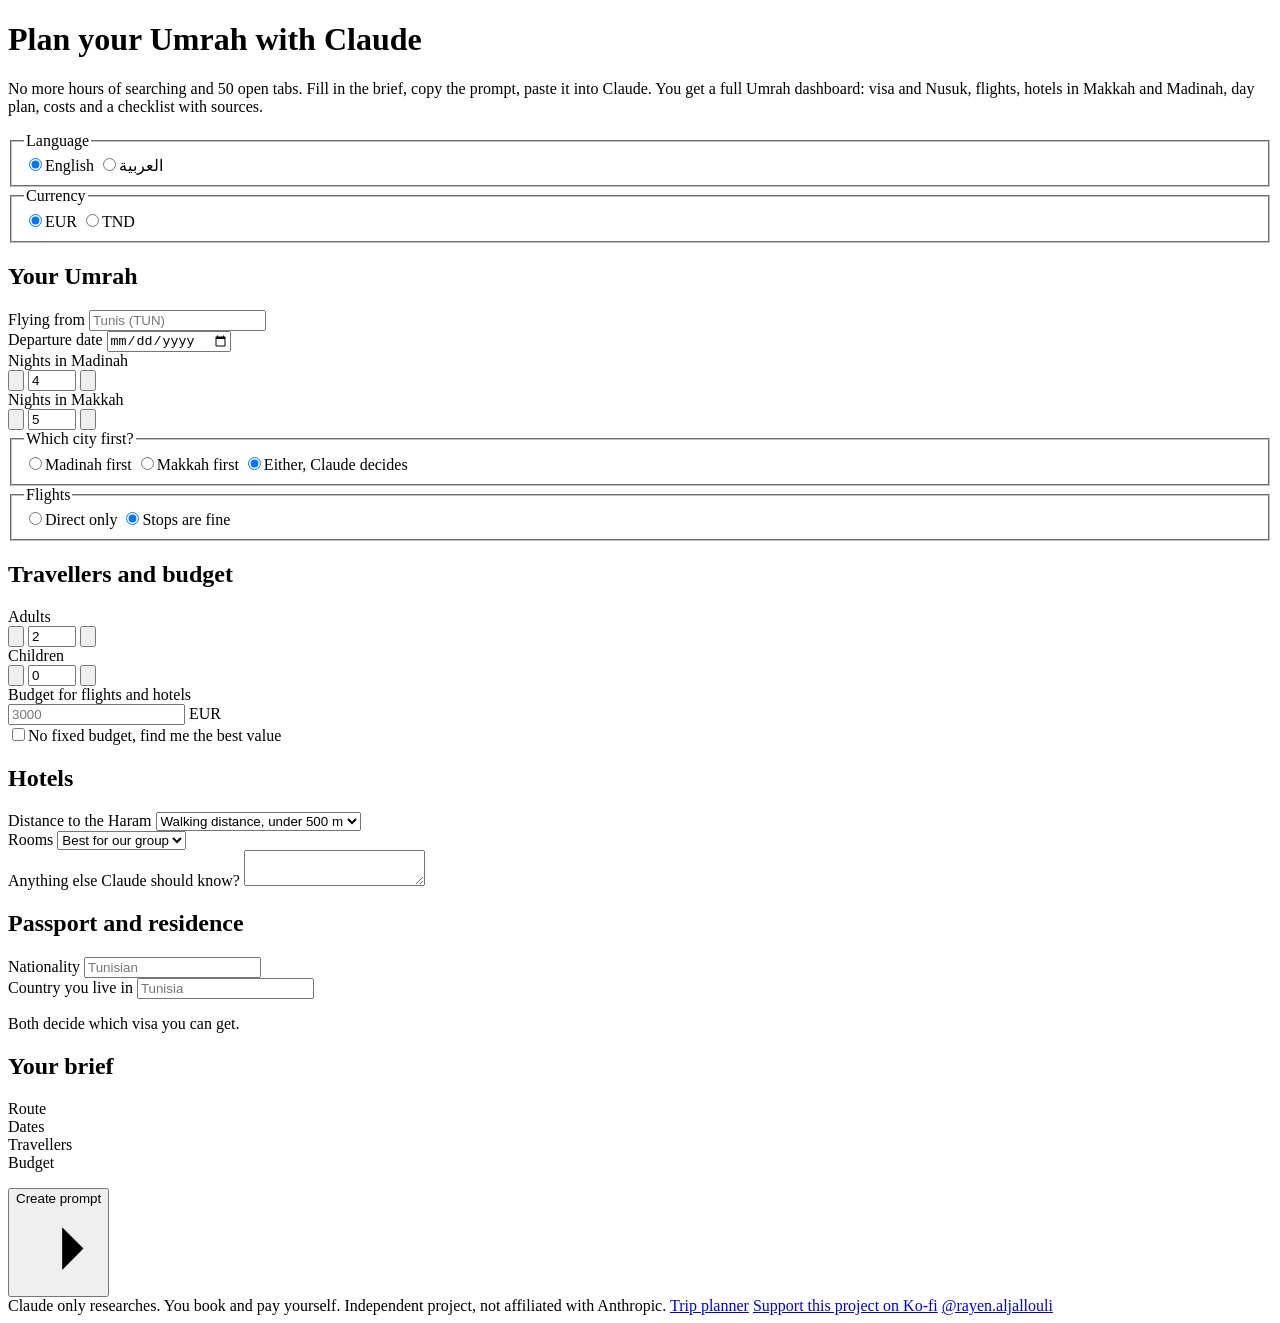
<file: src/umrah-form.html>
<!doctype html>
<html lang="en" dir="ltr">
<head>
<meta charset="utf-8">
<meta name="viewport" content="width=device-width, initial-scale=1">
<title>Umrah Planner for Claude</title>
<meta name="description" content="Fill in your Umrah, copy the prompt, paste it into Claude and get a full Umrah dashboard.">
<link rel="preconnect" href="https://fonts.googleapis.com">
<link rel="preconnect" href="https://fonts.gstatic.com" crossorigin>
<link href="https://fonts.googleapis.com/css2?family=JetBrains+Mono:wght@500;700&family=Tajawal:wght@500;700;800&display=swap" rel="stylesheet">
<style>
/*__CSS__*/
</style>
</head>
<body>
<div class="page">

<header class="top">
  <div>
    <h1 data-t="title">Plan your Umrah with Claude</h1>
    <p class="lede" data-t="lede">No more hours of searching and 50 open tabs. Fill in the brief, copy the prompt, paste it into Claude. You get a full Umrah dashboard: visa and Nusuk, flights, hotels in Makkah and Madinah, day plan, costs and a checklist with sources.</p>
  </div>
  <div class="switches">
    <fieldset class="seg">
      <legend class="sr" data-t="langLegend">Language</legend>
      <label><input type="radio" name="lang" value="en" form="brief" checked><span>English</span></label>
      <label><input type="radio" name="lang" value="ar" form="brief"><span lang="ar">العربية</span></label>
    </fieldset>
    <fieldset class="seg">
      <legend class="sr" data-t="curLegend">Currency</legend>
      <label><input type="radio" name="currency" value="EUR" form="brief" checked><span>EUR</span></label>
      <label><input type="radio" name="currency" value="TND" form="brief"><span>TND</span></label>
    </fieldset>
  </div>
</header>

<form id="brief" novalidate>
  <div>
    <section>
      <h2 data-t="sTrip">Your Umrah</h2>
      <div class="row two">
        <div class="f">
          <label for="from" data-t="from">Flying from</label>
          <input type="text" id="from" name="from" autocomplete="off" maxlength="80" data-ph="fromPh" placeholder="Tunis (TUN)" aria-describedby="from-err">
          <p class="err" id="from-err" hidden></p>
        </div>
        <div class="f">
          <label for="start" data-t="start">Departure date</label>
          <input type="date" id="start" name="start" aria-describedby="start-err">
          <p class="err" id="start-err" hidden></p>
        </div>
      </div>
      <div class="row two">
        <div class="f">
          <label for="medina" data-t="medina">Nights in Madinah</label>
          <div class="stepper">
            <button type="button" data-step="-1" data-for="medina" data-al="less" aria-label="One less"><svg viewBox="0 0 24 24" aria-hidden="true"><path d="M5 12h14"/></svg></button>
            <input type="number" id="medina" name="medina" min="0" max="30" value="4" inputmode="numeric">
            <button type="button" data-step="1" data-for="medina" data-al="more" aria-label="One more"><svg viewBox="0 0 24 24" aria-hidden="true"><path d="M5 12h14M12 5v14"/></svg></button>
          </div>
        </div>
        <div class="f">
          <label for="makkah" data-t="makkah">Nights in Makkah</label>
          <div class="stepper">
            <button type="button" data-step="-1" data-for="makkah" data-al="less" aria-label="One less"><svg viewBox="0 0 24 24" aria-hidden="true"><path d="M5 12h14"/></svg></button>
            <input type="number" id="makkah" name="makkah" min="1" max="30" value="5" inputmode="numeric">
            <button type="button" data-step="1" data-for="makkah" data-al="more" aria-label="One more"><svg viewBox="0 0 24 24" aria-hidden="true"><path d="M5 12h14M12 5v14"/></svg></button>
          </div>
        </div>
      </div>
      <fieldset class="group" id="order-group">
        <legend data-t="orderLegend">Which city first?</legend>
        <div class="chips">
          <label class="chip"><input type="radio" name="order" value="medina"><span data-t="oMedina">Madinah first</span></label>
          <label class="chip"><input type="radio" name="order" value="makkah"><span data-t="oMakkah">Makkah first</span></label>
          <label class="chip"><input type="radio" name="order" value="any" checked><span data-t="oAny">Either, Claude decides</span></label>
        </div>
      </fieldset>
      <fieldset class="group">
        <legend data-t="stopsLegend">Flights</legend>
        <div class="chips">
          <label class="chip"><input type="radio" name="stops" value="direct"><span data-t="sDirect">Direct only</span></label>
          <label class="chip"><input type="radio" name="stops" value="stops" checked><span data-t="sStops">Stops are fine</span></label>
        </div>
      </fieldset>
    </section>

    <section>
      <h2 data-t="sPeople">Travellers and budget</h2>
      <div class="row two">
        <div class="f">
          <label for="adults" data-t="adults">Adults</label>
          <div class="stepper">
            <button type="button" data-step="-1" data-for="adults" data-al="less" aria-label="One less"><svg viewBox="0 0 24 24" aria-hidden="true"><path d="M5 12h14"/></svg></button>
            <input type="number" id="adults" name="adults" min="1" max="12" value="2" inputmode="numeric">
            <button type="button" data-step="1" data-for="adults" data-al="more" aria-label="One more"><svg viewBox="0 0 24 24" aria-hidden="true"><path d="M5 12h14M12 5v14"/></svg></button>
          </div>
        </div>
        <div class="f">
          <label for="kids" data-t="kids">Children</label>
          <div class="stepper">
            <button type="button" data-step="-1" data-for="kids" data-al="less" aria-label="One less"><svg viewBox="0 0 24 24" aria-hidden="true"><path d="M5 12h14"/></svg></button>
            <input type="number" id="kids" name="kids" min="0" max="12" value="0" inputmode="numeric">
            <button type="button" data-step="1" data-for="kids" data-al="more" aria-label="One more"><svg viewBox="0 0 24 24" aria-hidden="true"><path d="M5 12h14M12 5v14"/></svg></button>
          </div>
        </div>
      </div>
      <div class="row" id="ages-row" hidden>
        <div class="ages" id="ages"></div>
        <p class="hint" data-t="agesHint">Age on the day of travel. Many airlines and hotels charge by age.</p>
        <p class="err" id="ages-err" hidden></p>
      </div>
      <div class="row">
        <div class="f">
          <label for="budget" data-t="budget">Budget for flights and hotels</label>
          <div class="money">
            <input type="number" id="budget" name="budget" min="0" step="50" inputmode="numeric" placeholder="3000">
            <output id="cur">EUR</output>
          </div>
        </div>
      </div>
      <label class="check"><input type="checkbox" name="nobudget" id="nobudget"><span data-t="noBudget">No fixed budget, find me the best value</span></label>
    </section>

    <section>
      <h2 data-t="sHotels">Hotels</h2>
      <div class="row two">
        <div class="f">
          <label for="distance" data-t="distance">Distance to the Haram</label>
          <select id="distance" name="distance">
            <option value="walk" data-t="dWalk">Walking distance, under 500 m</option>
            <option value="km" data-t="dKm">Up to about 1 km</option>
            <option value="shuttle" data-t="dShuttle">Further out with a shuttle</option>
          </select>
        </div>
        <div class="f">
          <label for="room" data-t="room">Rooms</label>
          <select id="room" name="room">
            <option value="best" data-t="rBest">Best for our group</option>
            <option value="double" data-t="rDouble">Double rooms</option>
            <option value="triple" data-t="rTriple">Triple rooms</option>
            <option value="quad" data-t="rQuad">Quad rooms</option>
          </select>
        </div>
      </div>
      <div class="row">
        <div class="f">
          <label for="notes" data-t="notes">Anything else Claude should know?</label>
          <textarea id="notes" name="notes" rows="2" maxlength="500" data-ph="notesPh" placeholder=""></textarea>
        </div>
      </div>
    </section>

    <section>
      <h2 data-t="sPassport">Passport and residence</h2>
      <div class="row two">
        <div class="f">
          <label for="nationality" data-t="nationality">Nationality</label>
          <input type="text" id="nationality" name="nationality" autocomplete="off" maxlength="60" data-ph="nationalityPh" placeholder="Tunisian" aria-describedby="nationality-err">
          <p class="err" id="nationality-err" hidden></p>
        </div>
        <div class="f">
          <label for="residence" data-t="residence">Country you live in</label>
          <input type="text" id="residence" name="residence" autocomplete="off" maxlength="60" data-ph="residencePh" placeholder="Tunisia" aria-describedby="residence-err">
          <p class="err" id="residence-err" hidden></p>
        </div>
      </div>
      <p class="hint" data-t="natHint">Both decide which visa you can get.</p>
    </section>
  </div>

  <aside class="rail">
    <h2 class="sr" data-t="summary">Your brief</h2>
    <dl class="bl">
      <div id="bl-route"><dt data-t="blRoute">Route</dt><dd></dd></div>
      <div id="bl-dates"><dt data-t="blDates">Dates</dt><dd></dd></div>
      <div id="bl-who"><dt data-t="blWho">Travellers</dt><dd></dd></div>
      <div id="bl-budget"><dt data-t="blBudget">Budget</dt><dd></dd></div>
    </dl>

    <button type="submit" class="go" id="create"><span data-t="go">Create prompt</span><svg class="dir" viewBox="0 0 24 24" aria-hidden="true"><path d="M5 12h14M13 6l6 6-6 6"/></svg></button>
    <p class="err" id="form-err" role="alert" hidden></p>

    <div class="result" id="result" tabindex="-1" hidden>
      <h2 data-t="ready">Your prompt is ready</h2>
      <textarea id="out" readonly dir="ltr" lang="en" data-al="outLabel" aria-label="Generated prompt"></textarea>
      <p class="meta" id="meta"></p>
      <button type="button" class="go" id="copy"><svg viewBox="0 0 24 24" aria-hidden="true"><rect x="9" y="9" width="11" height="11" rx="2"/><path d="M5 15V6a2 2 0 0 1 2-2h9"/></svg><span id="copy-label" data-t="copy">Copy prompt</span></button>
      <p class="err" id="copy-err" role="alert" hidden></p>
      <ol class="steps" id="steps"></ol>
    </div>
  </aside>
</form>

<footer>
  <span data-t="foot">Claude only researches. You book and pay yourself. Independent project, not affiliated with Anthropic.</span>
  <a href="trip.html" data-t="navOther">Trip planner</a>
  <a href="https://ko-fi.com/rayen_aljallouli" target="_blank" rel="noopener" data-t="support">Support this project on Ko-fi</a>
  <a href="https://www.instagram.com/rayen.aljallouli/" target="_blank" rel="noopener" dir="ltr">@rayen.aljallouli</a>
</footer>
</div>

<script>
/*__PROMPT_JS__*/
const TPL = "__TPL__", DASH = "__DASH__";

const I18N = {
  en: {
    title: 'Plan your Umrah with Claude',
    lede: 'No more hours of searching and 50 open tabs. Fill in the brief, copy the prompt, paste it into Claude. You get a full Umrah dashboard: visa and Nusuk, flights, hotels in Makkah and Madinah, day plan, costs and a checklist with sources.',
    sTrip: 'Your Umrah', from: 'Flying from', start: 'Departure date',
    medina: 'Nights in Madinah', makkah: 'Nights in Makkah',
    orderLegend: 'Which city first?', oMedina: 'Madinah first', oMakkah: 'Makkah first', oAny: 'Either, Claude decides',
    stopsLegend: 'Flights', sDirect: 'Direct only', sStops: 'Stops are fine',
    sPeople: 'Travellers and budget', budget: 'Budget for flights and hotels',
    sHotels: 'Hotels', distance: 'Distance to the Haram',
    dWalk: 'Walking distance, under 500 m', dKm: 'Up to about 1 km', dShuttle: 'Further out with a shuttle',
    room: 'Rooms', rBest: 'Best for our group', rDouble: 'Double rooms', rTriple: 'Triple rooms', rQuad: 'Quad rooms',
    notes: 'Anything else Claude should know?', notesPh: 'My mother uses a wheelchair, no night flights',
    sPassport: 'Passport and residence', nationality: 'Nationality', nationalityPh: 'Tunisian',
    residence: 'Country you live in', residencePh: 'Tunisia', fromPh: 'Tunis (TUN)',
    natHint: 'Both decide which visa you can get.',
    cityMedina: 'Madinah', cityMakkah: 'Makkah', eitherOrder: 'either order',
    go: 'Create prompt', navOther: 'Trip planner',
    steps: ['Open the Claude desktop app and switch to Cowork (paid plan). Claude then reads real prices in the browser. A normal chat on claude.ai works too, with estimated prices.', 'Paste the prompt and send it.', 'Give Claude a few minutes. It researches, then hands you the dashboard.'],
    eNationality: 'Add your nationality, the visa depends on it.', eResidence: 'Add the country you live in.',
  },
  ar: {
    title: 'خطّط عمرتك مع Claude',
    lede: 'لا مزيد من ساعات البحث و 50 تبويبًا مفتوحًا. املأ المعلومات، انسخ الـ prompt والصقه في Claude. ستحصل على لوحة معلومات (dashboard) كاملة لعمرتك: التأشيرة و Nusuk، الطيران، فنادق مكة والمدينة، برنامج الأيام، التكاليف وقائمة بالمناسك مع المصادر.',
    sTrip: 'عمرتك', from: 'من أين تسافر؟', start: 'تاريخ الذهاب',
    medina: 'الليالي في المدينة', makkah: 'الليالي في مكة',
    orderLegend: 'أي مدينة أولًا؟', oMedina: 'المدينة أولًا', oMakkah: 'مكة أولًا', oAny: 'لا يهم، Claude يقرر',
    stopsLegend: 'الطيران', sDirect: 'رحلات مباشرة فقط', sStops: 'الترانزيت مقبول',
    sPeople: 'المسافرون والميزانية', budget: 'ميزانية الطيران والفنادق',
    sHotels: 'الفنادق', distance: 'المسافة إلى الحرم',
    dWalk: 'مشيًا، أقل من 500 م', dKm: 'حتى 1 كم تقريبًا', dShuttle: 'أبعد، مع حافلة نقل',
    room: 'الغرف', rBest: 'الأنسب لمجموعتنا', rDouble: 'غرف ثنائية', rTriple: 'غرف ثلاثية', rQuad: 'غرف رباعية',
    notes: 'هل هناك شيء آخر يجب أن يعرفه Claude؟', notesPh: 'والدتي تستخدم كرسيًا متحركًا، بدون رحلات ليلية',
    sPassport: 'جواز السفر والإقامة', nationality: 'الجنسية', nationalityPh: 'تونسي',
    residence: 'بلد الإقامة', residencePh: 'تونس', fromPh: 'Tunis (TUN)',
    natHint: 'كلاهما يحدد نوع التأشيرة التي يمكنك الحصول عليها.',
    cityMedina: 'المدينة', cityMakkah: 'مكة', eitherOrder: 'بأي ترتيب',
    go: 'أنشئ الـ prompt', navOther: 'مخطط الرحلات',
    steps: ['افتح تطبيق Claude على الحاسوب وانتقل إلى Cowork (اشتراك مدفوع). عندها يقرأ Claude الأسعار الحقيقية في المتصفح. المحادثة العادية على claude.ai تعمل أيضًا، لكن بأسعار تقديرية.', 'الصق الـ prompt وأرسله.', 'امنح Claude بضع دقائق. يبحث أولًا، ثم يسلّمك اللوحة.'],
    eNationality: 'أضف جنسيتك، فالتأشيرة تعتمد عليها.', eResidence: 'أضف بلد إقامتك.',
  },
};

const ERR_IDS = ['from', 'start', 'nationality', 'residence'];

function read() {
  syncAges();
  const fd = new FormData(form);
  const n = (k, lo, hi) => Math.min(hi, Math.max(lo, Math.round(+fd.get(k)) || lo));
  return {
    from: fd.get('from').trim(), start: fd.get('start'),
    medina: n('medina', 0, 30), makkah: n('makkah', 1, 30), order: fd.get('order'), stops: fd.get('stops'),
    adults: n('adults', 1, 12), ages: fd.getAll('age'),
    budget: fd.has('nobudget') ? 0 : n('budget', 0, 1e7), currency: fd.get('currency'),
    distance: fd.get('distance'), room: fd.get('room'), notes: fd.get('notes'),
    nationality: fd.get('nationality').trim(), residence: fd.get('residence').trim(), lang,
  };
}

function problems(d) {
  const p = [];
  if (!d.from) p.push(['from', 'eFrom']);
  if (!d.start) p.push(['start', 'eStart']);
  if (!d.nationality) p.push(['nationality', 'eNationality']);
  if (!d.residence) p.push(['residence', 'eResidence']);
  const gap = d.ages.indexOf('');
  if (gap >= 0) p.push(['age' + (gap + 1), 'eAges']);
  return p;
}

function brief(d) {
  const arrow = lang === 'ar' ? ' ← ' : ' → ';
  const med = t('cityMedina') + ' ' + d.medina, mak = t('cityMakkah') + ' ' + d.makkah;
  const cities = !d.medina ? mak : d.order === 'makkah' ? mak + arrow + med : d.order === 'medina' ? med + arrow + mak : med + ' · ' + mak + ' · ' + t('eitherOrder');
  setLine('bl-route', isolate(d.from || t('phFrom')) + arrow + cities, !!d.from);
  const nights = d.medina + d.makkah;
  const end = d.start && new Date(Date.parse(d.start + 'T00:00:00Z') + nights * 864e5).toISOString().slice(0, 10);
  setLine('bl-dates', d.start ? shortDate(d.start) + ' – ' + shortDate(end) + ' · ' + plural(nights, 'night', 'nights') : t('phDates'), !!d.start);
  $('#order-group').hidden = !d.medina;
}

const build = (d) => buildUmrahPrompt(TPL, DASH, d);

/*__CORE_JS__*/
</script>
</body>
</html>
</file>
